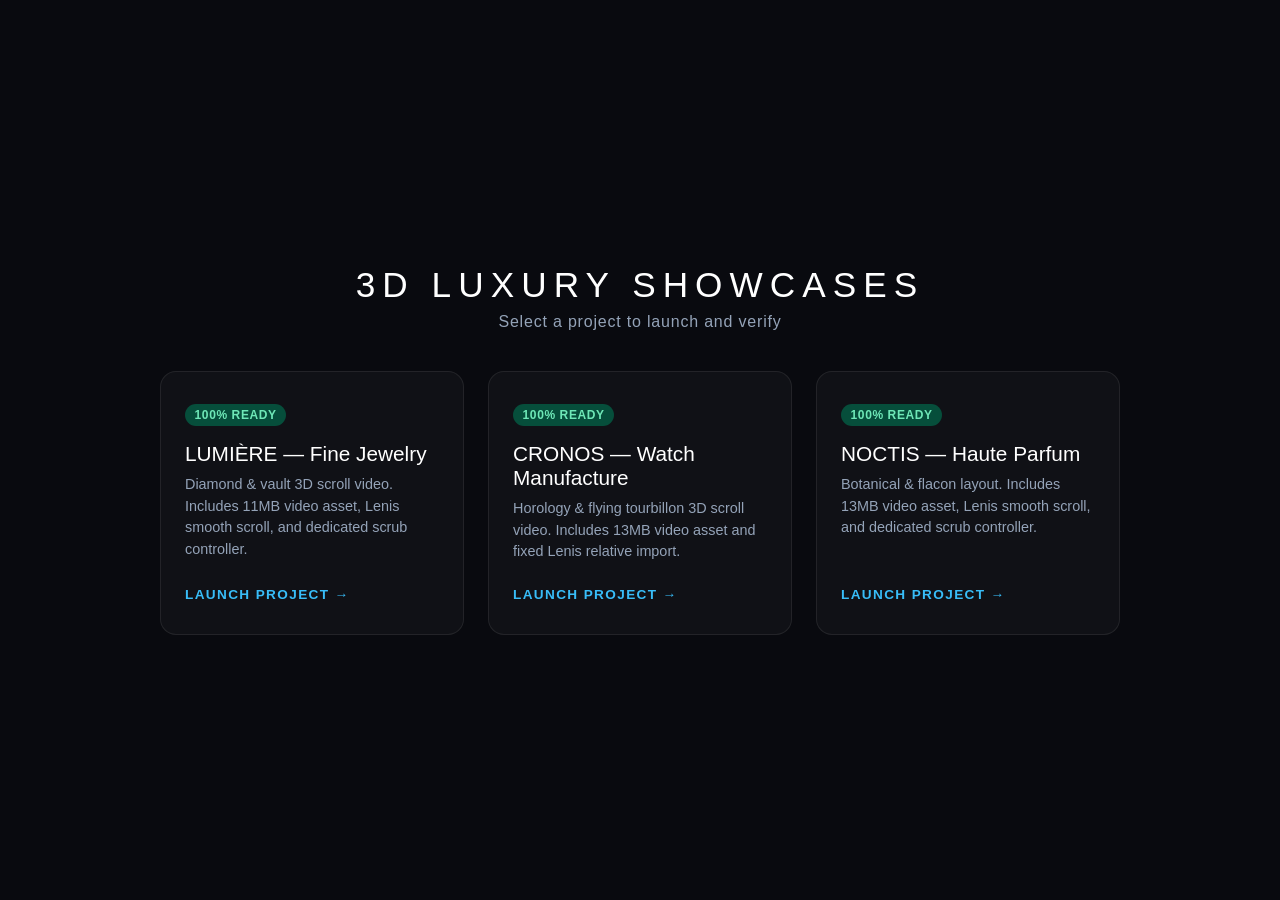
<file: index.html>
<!DOCTYPE html>
<html lang="en">
<head>
  <meta charset="UTF-8">
  <meta name="viewport" content="width=device-width, initial-scale=1.0">
  <title>3D Luxury Showcase Portal</title>
  <style>
    * { box-sizing: border-box; margin: 0; padding: 0; }
    body {
      font-family: -apple-system, BlinkMacSystemFont, "Segoe UI", Roboto, sans-serif;
      background: #090a0f;
      color: #e2e8f0;
      min-height: 100vh;
      display: flex;
      flex-direction: column;
      align-items: center;
      justify-content: center;
      padding: 2rem;
    }
    h1 {
      font-size: 2.2rem;
      font-weight: 300;
      letter-spacing: 0.2em;
      text-transform: uppercase;
      margin-bottom: 0.5rem;
      color: #fff;
    }
    p.subtitle {
      color: #94a3b8;
      margin-bottom: 2.5rem;
      letter-spacing: 0.05em;
    }
    .grid {
      display: grid;
      grid-template-columns: repeat(auto-fit, minmax(280px, 1fr));
      gap: 1.5rem;
      width: 100%;
      max-width: 960px;
    }
    .card {
      background: rgba(255, 255, 255, 0.03);
      border: 1px solid rgba(255, 255, 255, 0.08);
      border-radius: 16px;
      padding: 2rem 1.5rem;
      text-decoration: none;
      color: inherit;
      transition: all 0.25s ease;
      display: flex;
      flex-direction: column;
    }
    .card:hover {
      background: rgba(255, 255, 255, 0.07);
      border-color: rgba(255, 255, 255, 0.25);
      transform: translateY(-4px);
    }
    .badge {
      display: inline-block;
      align-self: flex-start;
      font-size: 0.75rem;
      font-weight: 600;
      padding: 0.25rem 0.6rem;
      border-radius: 999px;
      margin-bottom: 1rem;
      letter-spacing: 0.05em;
    }
    .badge-ready { background: #064e3b; color: #6ee7b7; }
    .badge-warn { background: #78350f; color: #fde68a; }
    h2 { font-size: 1.3rem; margin-bottom: 0.5rem; font-weight: 500; color: #fff; }
    p.desc { font-size: 0.9rem; color: #94a3b8; line-height: 1.5; margin-bottom: 1.5rem; flex-grow: 1; }
    .btn {
      font-size: 0.85rem;
      letter-spacing: 0.1em;
      text-transform: uppercase;
      color: #38bdf8;
      font-weight: 600;
    }
  </style>
</head>
<body>
  <h1>3D Luxury Showcases</h1>
  <p class="subtitle">Select a project to launch and verify</p>
  <div class="grid">
    <a class="card" href="/jewellery">
      <span class="badge badge-ready">100% READY</span>
      <h2>LUMIÈRE — Fine Jewelry</h2>
      <p class="desc">Diamond & vault 3D scroll video. Includes 11MB video asset, Lenis smooth scroll, and dedicated scrub controller.</p>
      <span class="btn">Launch Project &rarr;</span>
    </a>
    <a class="card" href="/watch">
      <span class="badge badge-ready">100% READY</span>
      <h2>CRONOS — Watch Manufacture</h2>
      <p class="desc">Horology & flying tourbillon 3D scroll video. Includes 13MB video asset and fixed Lenis relative import.</p>
      <span class="btn">Launch Project &rarr;</span>
    </a>
    <a class="card" href="/perfume">
      <span class="badge badge-ready">100% READY</span>
      <h2>NOCTIS — Haute Parfum</h2>
      <p class="desc">Botanical & flacon layout. Includes 13MB video asset, Lenis smooth scroll, and dedicated scrub controller.</p>
      <span class="btn">Launch Project &rarr;</span>
    </a>
  </div>
</body>
</html>
</file>
